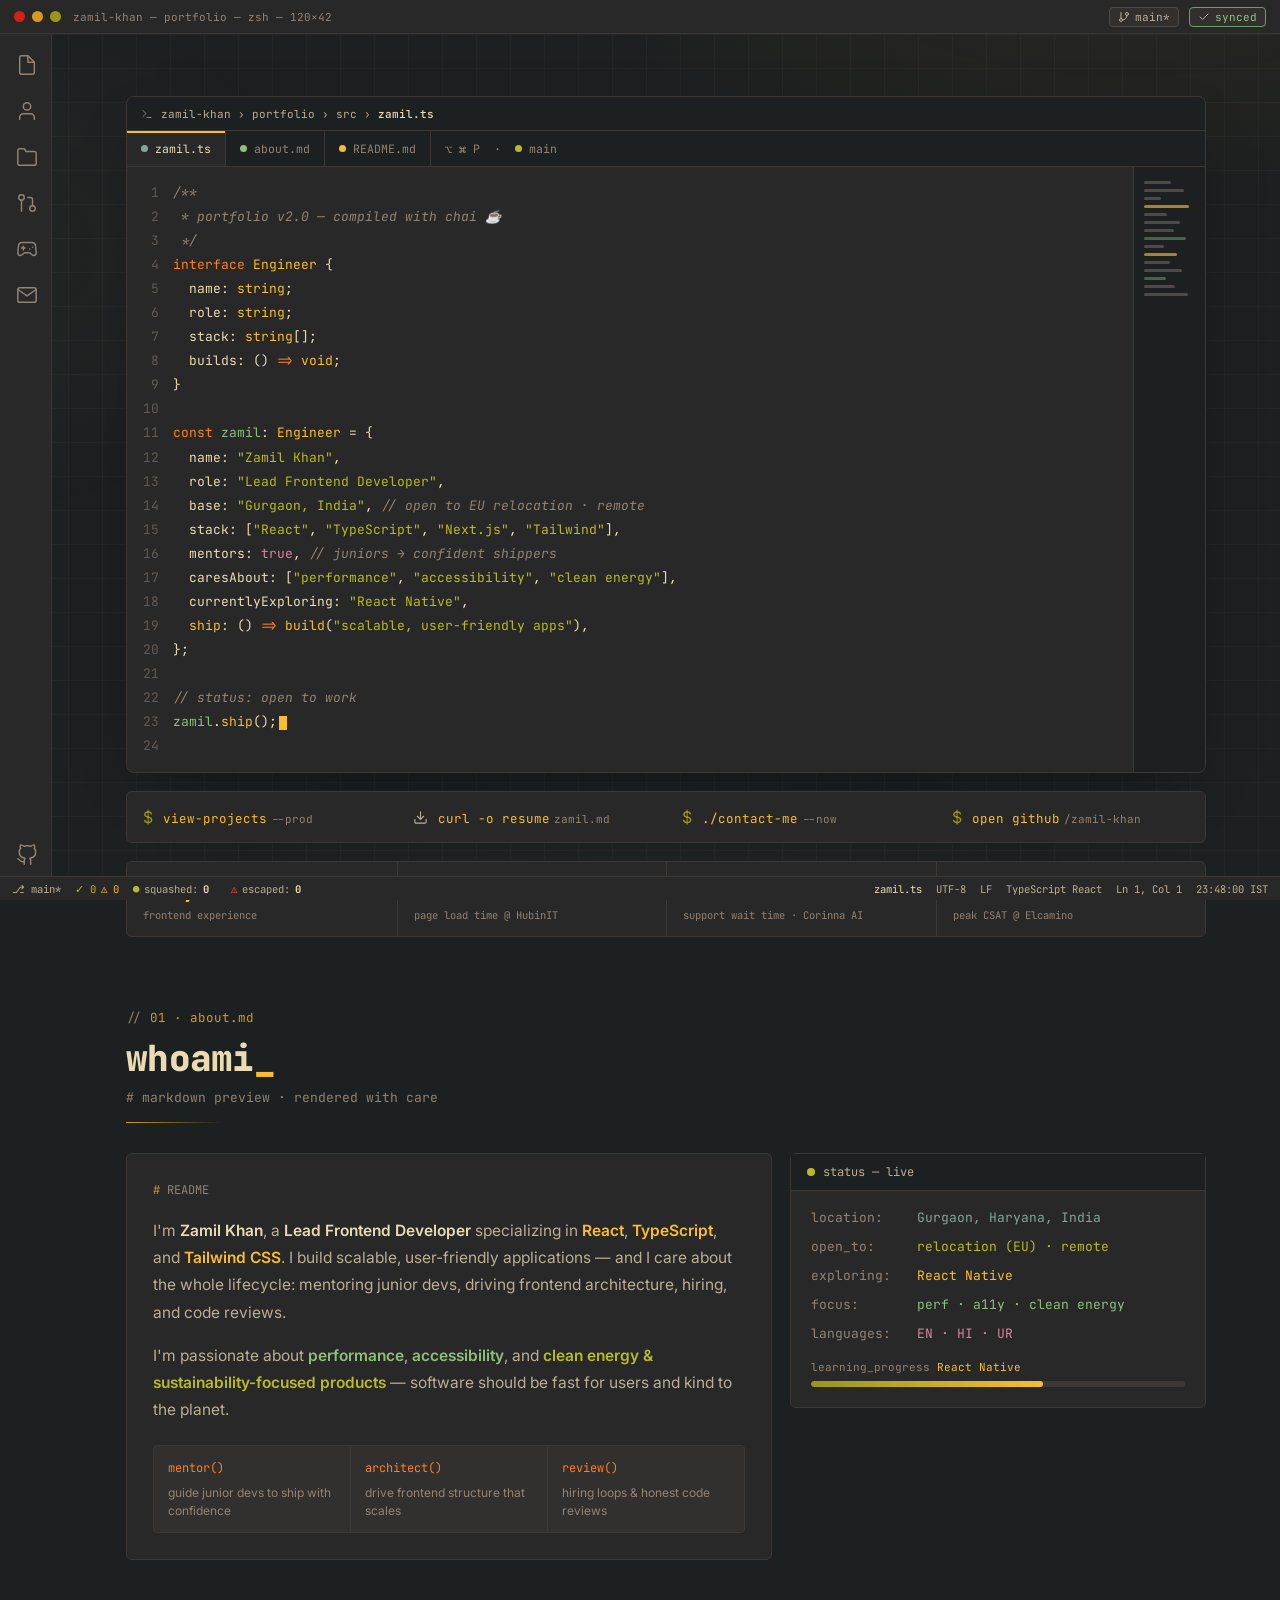
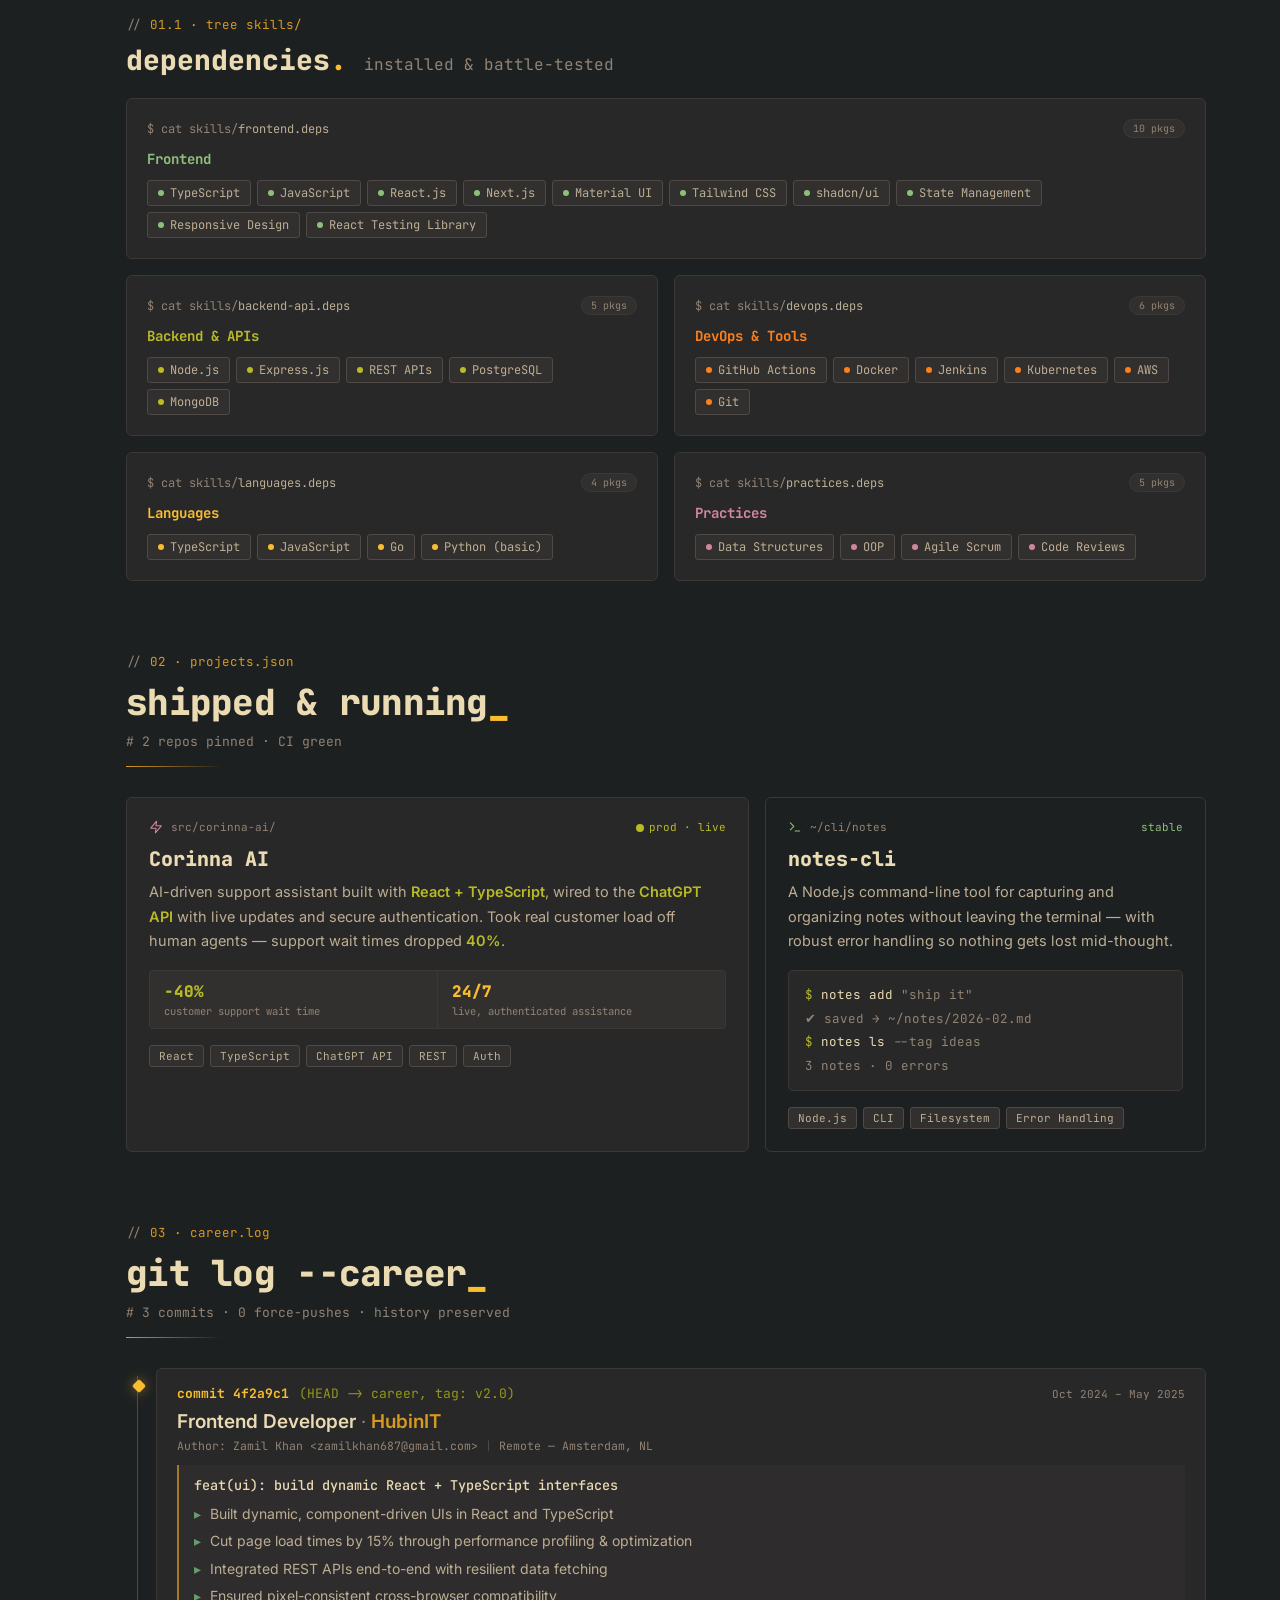
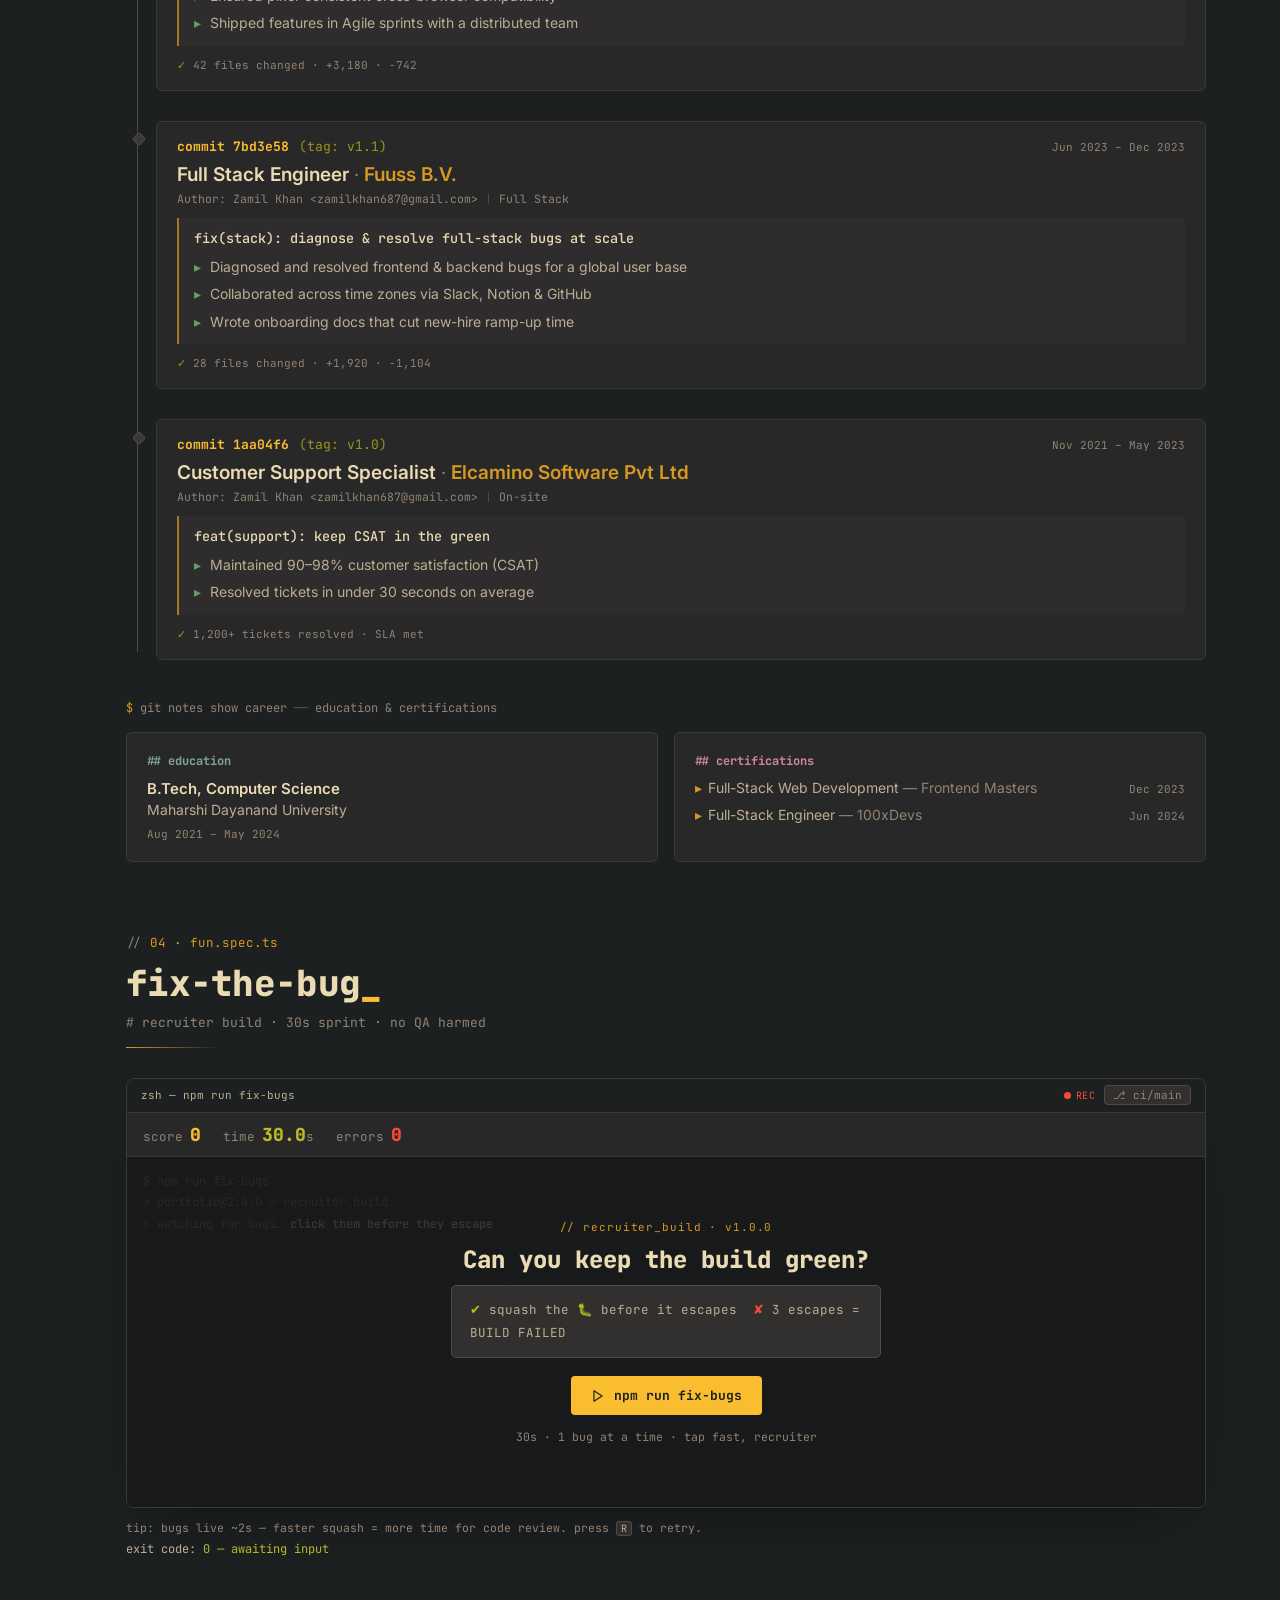
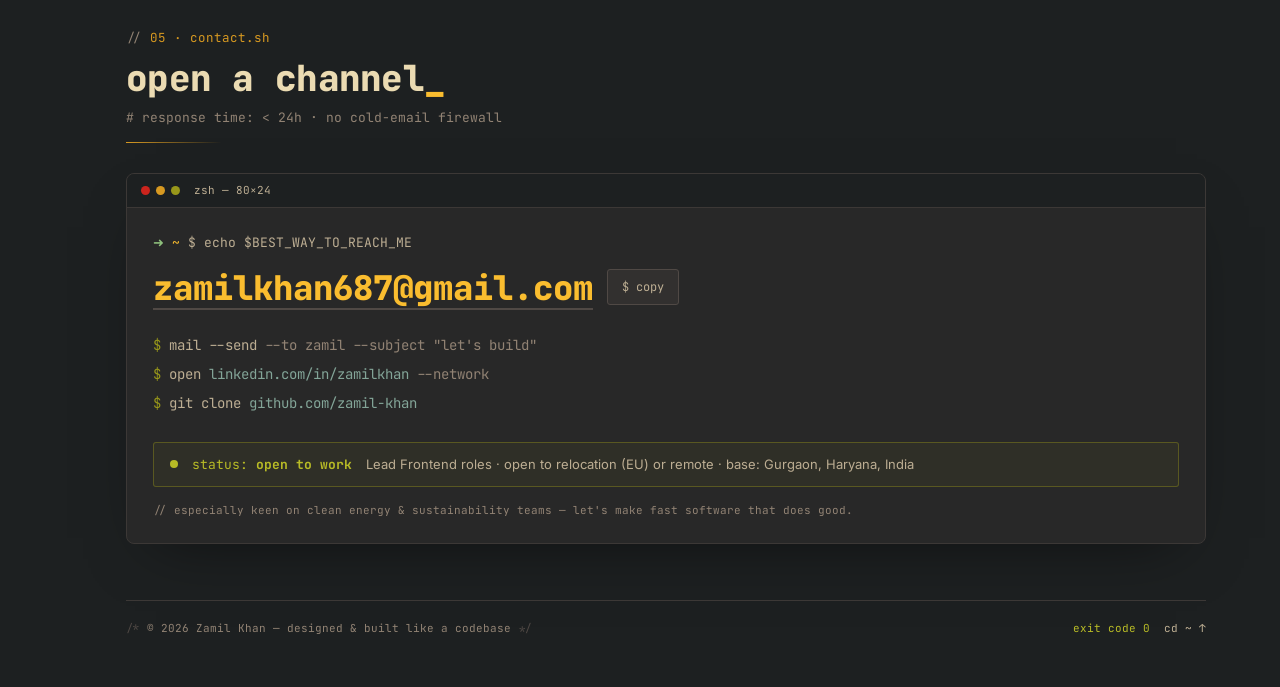
<file: docs/index.html>
<!doctype html>
<html lang="en">
<head>
<meta charset="UTF-8" />
<meta name="viewport" content="width=device-width, initial-scale=1.0" />
<title>Zamil Khan — Lead Frontend Developer</title>
<meta name="description" content="Zamil Khan — Lead Frontend Developer. React, TypeScript, Tailwind CSS. Gurgaon, India · open to EU relocation or remote." />
<link rel="icon" href="data:image/svg+xml,%3Csvg xmlns='http://www.w3.org/2000/svg' viewBox='0 0 100 100'%3E%3Ctext y='.9em' font-size='90'%3E%F0%9F%90%9B%3C/text%3E%3C/svg%3E" />
<link rel="preconnect" href="https://fonts.googleapis.com" />
<link rel="preconnect" href="https://fonts.gstatic.com" crossorigin />
<link href="https://fonts.googleapis.com/css2?family=JetBrains+Mono:ital,wght@0,400;0,500;0,700;0,800;1,400&family=Inter:wght@400;500;600;700&display=swap" rel="stylesheet" />
<style>
/* ───────────────────────── gruvbox theme ───────────────────────── */
:root{
  --bg0h:#1d2021; --bg0:#282828; --bg1:#32302f; --bg2:#3c3836; --bg3:#504945;
  --fg:#ebdbb2; --dim:#bdae93; --faint:#928374;
  --red:#fb4934; --red-dim:#cc241d; --green:#b8bb26; --green-dim:#98971a;
  --yellow:#fabd2f; --yellow-dim:#d79921; --blue:#83a598; --blue-dim:#458588;
  --purple:#d3869b; --aqua:#8ec07c; --aqua-dim:#689d6a; --orange:#fe8019; --orange-dim:#d65d0e;
  --mono:"JetBrains Mono",ui-monospace,SFMono-Regular,Menlo,Consolas,monospace;
  --sans:"Inter",ui-sans-serif,system-ui,-apple-system,sans-serif;
}
*{box-sizing:border-box;margin:0;padding:0}
html{scroll-behavior:smooth}
body{
  background:var(--bg0h);color:var(--fg);font-family:var(--sans);
  -webkit-font-smoothing:antialiased;overflow-x:hidden;
  padding:34px 0 24px 52px;
}
body::before{content:"";position:fixed;inset:0;z-index:-1;pointer-events:none;background:
  radial-gradient(1000px 520px at 88% -12%,rgba(215,153,33,.08),transparent 62%),
  radial-gradient(760px 460px at -8% 28%,rgba(104,157,106,.06),transparent 60%),
  radial-gradient(900px 600px at 50% 118%,rgba(69,133,136,.05),transparent 60%),
  linear-gradient(rgba(60,56,54,.22) 1px,transparent 1px),
  linear-gradient(90deg,rgba(60,56,54,.22) 1px,transparent 1px);
  background-size:auto,auto,auto,34px 34px,34px 34px}
::selection{background:var(--yellow);color:var(--bg0h)}
:focus-visible{outline:2px solid var(--yellow);outline-offset:2px;border-radius:2px}
*{scrollbar-width:thin;scrollbar-color:var(--bg3) var(--bg0h)}
*::-webkit-scrollbar{width:10px;height:10px}
*::-webkit-scrollbar-track{background:var(--bg0h)}
*::-webkit-scrollbar-thumb{background:var(--bg3);border:2px solid var(--bg0h);border-radius:8px}
*::-webkit-scrollbar-thumb:hover{background:var(--faint)}
a{color:inherit;text-decoration:none}
button{font:inherit;color:inherit;background:none;border:none;cursor:pointer}
img,svg{display:block}
.mono{font-family:var(--mono)}

/* ───────────────────────── IDE chrome ───────────────────────── */
.titlebar{position:fixed;top:0;left:0;right:0;height:34px;z-index:50;display:flex;align-items:center;gap:12px;
  background:var(--bg0);border-bottom:1px solid var(--bg2);padding:0 14px}
.traffic{display:flex;gap:7px}
.tl{width:11px;height:11px;border-radius:50%;transition:transform .15s}
.tl:hover{transform:scale(1.15)}
.tl.red{background:#cc241d}.tl.yellow{background:#d79921}.tl.green{background:#98971a}
.titlebar-text{font-family:var(--mono);font-size:11px;color:var(--faint);white-space:nowrap;overflow:hidden;text-overflow:ellipsis}
.titlebar-right{margin-left:auto;display:flex;align-items:center;gap:10px;font-family:var(--mono);font-size:11px;color:var(--dim);white-space:nowrap}
.branch{display:inline-flex;align-items:center;gap:5px;padding:2px 8px;border:1px solid var(--bg3);border-radius:4px;background:var(--bg1)}
.branch.synced{color:var(--aqua);border-color:var(--aqua-dim)}
.activitybar{position:fixed;left:0;top:34px;bottom:24px;width:52px;z-index:50;display:flex;flex-direction:column;align-items:center;
  gap:4px;padding-top:10px;background:var(--bg0);border-right:1px solid var(--bg2)}
.nav-btn{position:relative;width:42px;height:42px;display:grid;place-items:center;border-radius:6px;color:var(--faint);
  border-left:2px solid transparent;transition:color .15s,background .15s}
.nav-btn:hover{color:var(--fg);background:var(--bg1)}
.nav-btn.active{color:var(--yellow);border-left-color:var(--yellow)}
.nav-btn::after{content:attr(data-label);position:absolute;left:calc(100% + 10px);top:50%;transform:translateY(-50%) translateX(-4px);
  background:var(--bg2);color:var(--fg);font-family:var(--mono);font-size:11px;padding:4px 9px;border-radius:4px;border:1px solid var(--bg3);
  white-space:nowrap;opacity:0;pointer-events:none;transition:opacity .15s,transform .15s;z-index:60}
.nav-btn:hover::after,.nav-btn:focus-visible::after{opacity:1;transform:translateY(-50%) translateX(0)}
.ab-spacer{flex:1}
.mobilebar{display:none;position:fixed;top:34px;left:0;right:0;height:44px;z-index:50;background:var(--bg0);
  border-bottom:1px solid var(--bg2);align-items:center;gap:2px;padding:0 10px;overflow-x:auto}
.mobilebar .nav-btn{width:40px;height:36px;border-left:none;border-bottom:2px solid transparent;border-radius:4px}
.mobilebar .nav-btn.active{border-bottom-color:var(--yellow)}
.statusbar{position:fixed;left:0;right:0;bottom:0;height:24px;z-index:50;display:flex;align-items:center;gap:14px;
  padding:0 12px;background:var(--bg0);border-top:1px solid var(--bg2);font-family:var(--mono);font-size:10.5px;color:var(--dim);
  white-space:nowrap;overflow:hidden}
.sb-item{display:inline-flex;align-items:center;gap:5px}
.sb-ok{color:var(--green)} .sb-warn{color:var(--yellow)} .sb-esc{color:var(--red)}
.sb-spacer{flex:1}
#sb-file{color:var(--fg)}
main{max-width:1120px;margin:0 auto;padding:28px 20px 20px}
@media(max-width:768px){
  body{padding-left:0;padding-top:78px}
  .activitybar{display:none}
  .mobilebar{display:flex}
  main{padding:20px 14px}
}

/* ───────────────────────── window / section components ───────────────────────── */
.win{border:1px solid var(--bg2);border-radius:8px;background:var(--bg0);box-shadow:0 24px 60px -30px rgba(0,0,0,.55);overflow:hidden}
.win-bar{display:flex;align-items:center;gap:8px;height:34px;padding:0 14px;background:var(--bg0h);border-bottom:1px solid var(--bg2);
  font-family:var(--mono);font-size:11px;color:var(--faint)}
.win-bar .crumb{color:var(--dim)}
.win-bar .right{margin-left:auto;display:flex;align-items:center;gap:8px}
.kbd{border:1px solid var(--bg3);border-radius:3px;padding:0 4px;font-size:10px;color:var(--dim);background:var(--bg1)}
.rec{color:var(--red);display:inline-flex;align-items:center;gap:5px;font-size:10px;letter-spacing:.08em}
.rec .dot{width:7px;height:7px;border-radius:50%;background:var(--red);animation:lamp-pulse 1s ease-in-out infinite}
.win-tabs{display:flex;align-items:stretch;height:36px;background:var(--bg0h);border-bottom:1px solid var(--bg2);overflow-x:auto}
.tab{font-family:var(--mono);font-size:11.5px;color:var(--faint);padding:0 14px;display:inline-flex;align-items:center;gap:7px;
  border-right:1px solid var(--bg2);white-space:nowrap;transition:color .15s,background .15s}
.tab:hover{color:var(--fg);background:var(--bg1)}
.tab.active{background:var(--bg0);color:var(--fg);box-shadow:inset 0 2px 0 var(--yellow)}
.tab .t-dot{width:7px;height:7px;border-radius:50%}
section{padding-top:72px;scroll-margin-top:88px}
.sec-head{margin-bottom:30px}
.sec-head .file-line{font-family:var(--mono);font-size:12.5px;color:var(--yellow-dim)}
.sec-head .file-line .sl{color:var(--faint)}
.sec-head h2{margin-top:8px;font-family:var(--mono);font-size:clamp(26px,4.5vw,36px);font-weight:800;letter-spacing:-.02em}
.sec-head h2 .u{color:var(--yellow)}
.sec-head .hash{margin-top:7px;font-family:var(--mono);font-size:13px;color:var(--faint)}
.sec-head .rule{margin-top:16px;height:1px;width:96px;background:linear-gradient(90deg,var(--yellow-dim),transparent)}
.sub-head{margin:44px 0 20px}
.sub-head .file-line{font-family:var(--mono);font-size:12.5px;color:var(--yellow-dim)}
.sub-head h3{margin-top:8px;font-family:var(--mono);font-size:clamp(20px,3vw,28px);font-weight:800}
.sub-head h3 .dot{color:var(--yellow)}
.sub-head h3 .sub{color:var(--faint);font-size:16px;font-weight:400}
.card{border:1px solid var(--bg2);background:var(--bg0);border-radius:6px;transition:border-color .2s}
.card:hover{border-color:var(--bg3)}

/* ───────────────────────── hero editor ───────────────────────── */
.editor-grid{display:grid;grid-template-columns:1fr 72px}
.editor-code{display:flex;overflow-x:auto;padding:14px 0;font-family:var(--mono);font-size:13px;line-height:1.85}
.gutter{padding:0 14px 0 16px;text-align:right;color:var(--faint);opacity:.55;user-select:none;flex-shrink:0}
.gutter span,.code span.ln{display:block;min-height:1.85em}
.code{min-width:0;flex:1;padding-right:14px}
.code span.ln{white-space:pre}
.tk-k{color:var(--orange)}.tk-v{color:var(--aqua)}.tk-p{color:var(--blue)}.tk-s{color:var(--green)}
.tk-b{color:var(--purple)}.tk-c{color:var(--faint);font-style:italic}.tk-t{color:var(--yellow)}.tk-fn{color:var(--yellow)}
.in1{padding-left:2ch}.in2{padding-left:4ch}
.caret{display:inline-block;width:.62em;height:1.05em;margin-left:2px;background:var(--yellow);vertical-align:text-bottom;animation:blink 1.1s steps(1,end) infinite}
@keyframes blink{50%{opacity:0}}
.code-line{opacity:0;transform:translateX(-8px);animation:line-in .45s cubic-bezier(.2,.7,.3,1) forwards;animation-delay:calc(var(--d)*75ms)}
@keyframes line-in{to{opacity:1;transform:none}}
.minimap{border-left:1px solid var(--bg2);background:var(--bg0h);padding:14px 10px;display:flex;flex-direction:column;gap:5px}
.mm{height:3px;border-radius:2px;background:var(--bg3)}
.mm.hot{background:var(--yellow-dim);opacity:.8}.mm.cool{background:var(--aqua-dim);opacity:.55}
@media(max-width:640px){.editor-grid{grid-template-columns:1fr}.minimap{display:none}}

.cta-grid{display:grid;grid-template-columns:repeat(4,1fr);border:1px solid var(--bg2);border-radius:6px;background:var(--bg0);
  margin-top:18px;overflow:hidden}
.cta{display:flex;align-items:center;gap:10px;padding:15px 16px;color:var(--dim);transition:background .15s,color .15s;text-align:left}
.cta:hover{background:var(--bg1)}
.cta .pr{color:var(--green-dim)}
.cta .cmd{font-family:var(--mono);font-size:12.5px;color:var(--yellow)}
.cta:hover .cmd{color:var(--fg)}
.cta .flag{font-family:var(--mono);font-size:11px;color:var(--faint)}
.cta .go{margin-left:auto;opacity:0;transform:translateX(-4px);transition:.15s;color:var(--yellow)}
.cta:hover .go{opacity:1;transform:none}
@media(max-width:768px){.cta-grid{grid-template-columns:1fr 1fr}.cta:nth-child(odd){border-right:1px solid var(--bg2)}.cta:nth-child(n+3){border-top:1px solid var(--bg2)}}
@media(max-width:460px){.cta-grid{grid-template-columns:1fr}.cta{border-right:none!important}.cta:nth-child(n+2){border-top:1px solid var(--bg2)}}
.metrics{display:grid;grid-template-columns:repeat(4,1fr);border:1px solid var(--bg2);border-radius:6px;background:var(--bg0);margin-top:18px;overflow:hidden}
.metric{padding:14px 16px;transition:background .15s}
.metric:hover{background:var(--bg1)}
.metric+.metric{border-left:1px solid var(--bg2)}
.metric .v{font-family:var(--mono);font-size:22px;font-weight:800}
.metric .l{font-family:var(--mono);font-size:10.5px;color:var(--faint);margin-top:3px}
@media(max-width:768px){.metrics{grid-template-columns:1fr 1fr}.metric:nth-child(even){border-left:1px solid var(--bg2)}.metric:nth-child(n+3){border-top:1px solid var(--bg2)}}

/* ───────────────────────── about / skills ───────────────────────── */
.about-grid{display:grid;grid-template-columns:1.55fr 1fr;gap:18px;align-items:start}
@media(max-width:980px){.about-grid{grid-template-columns:1fr}}
.prose{padding:26px}
.prose p{font-size:15.5px;line-height:1.75;color:var(--dim)}
.prose p+p{margin-top:16px}
.prose strong{color:var(--fg);font-weight:600}
.prose mark{background:transparent;font-weight:600}
.fn-grid{display:grid;grid-template-columns:repeat(3,1fr);gap:1px;background:var(--bg2);border:1px solid var(--bg2);border-radius:4px;overflow:hidden;margin-top:22px}
.fn-grid>div{background:var(--bg1);padding:12px 14px;transition:background .15s}
.fn-grid>div:hover{background:var(--bg2)}
.fn-grid .fn{font-family:var(--mono);font-size:12px;color:var(--orange)}
.fn-grid .fd{margin-top:5px;font-size:12px;line-height:1.5;color:var(--faint)}
@media(max-width:560px){.fn-grid{grid-template-columns:1fr}}
.status-win .hd{display:flex;align-items:center;gap:8px;padding:10px 16px;border-bottom:1px solid var(--bg2);background:var(--bg0h);font-family:var(--mono);font-size:12px;color:var(--dim)}
.lamp{width:8px;height:8px;border-radius:50%;background:var(--green);animation:lamp-pulse 1.6s ease-in-out infinite}
@keyframes lamp-pulse{50%{opacity:.35}}
.status-dl{padding:18px 20px;display:grid;gap:12px;font-family:var(--mono);font-size:13px}
.status-dl .row{display:flex;gap:10px;align-items:baseline}
.status-dl dt{color:var(--faint);width:96px;flex-shrink:0}
.status-dl dd{word-break:break-word}
.c-blue{color:var(--blue)}.c-green{color:var(--green)}.c-yellow{color:var(--yellow)}.c-aqua{color:var(--aqua)}.c-purple{color:var(--purple)}.c-orange{color:var(--orange)}.c-red{color:var(--red)}
.progress-wrap{padding:0 20px 20px}
.progress-label{font-family:var(--mono);font-size:11px;color:var(--faint);margin-bottom:7px}
.progress{height:6px;border-radius:99px;background:var(--bg2);overflow:hidden}
.progress>div{height:100%;width:62%;border-radius:99px;background:linear-gradient(90deg,var(--green-dim),var(--yellow))}
.skills-grid{display:grid;grid-template-columns:1fr 1fr;gap:16px}
.skills-grid .wide{grid-column:span 2}
@media(max-width:860px){.skills-grid{grid-template-columns:1fr}.skills-grid .wide{grid-column:span 1}}
.skill-panel{padding:20px}
.skill-panel .top{display:flex;align-items:center;justify-content:space-between;gap:8px;margin-bottom:12px}
.skill-panel .cat{font-family:var(--mono);font-size:12px;color:var(--faint)}
.skill-panel .cat .file{color:var(--dim)}
.skill-panel .count{font-family:var(--mono);font-size:10px;color:var(--faint);border:1px solid var(--bg2);background:var(--bg1);border-radius:99px;padding:2px 9px}
.skill-panel h4{font-family:var(--mono);font-size:14px;font-weight:700;margin-bottom:12px}
.tags{display:flex;flex-wrap:wrap;gap:6px;list-style:none}
.tag{display:inline-flex;align-items:center;gap:6px;border:1px solid var(--bg3);background:var(--bg1);border-radius:3px;
  padding:4px 10px;font-family:var(--mono);font-size:12px;color:var(--dim);transition:transform .15s,color .15s,border-color .15s;cursor:default}
.tag:hover{transform:translateY(-2px)}
.tag i{width:6px;height:6px;border-radius:50%;display:inline-block}
.a-aqua .tag:hover{border-color:var(--aqua-dim);color:var(--aqua)} .a-aqua i{background:var(--aqua)} .a-aqua h4{color:var(--aqua)}
.a-green .tag:hover{border-color:var(--green-dim);color:var(--green)} .a-green i{background:var(--green)} .a-green h4{color:var(--green)}
.a-orange .tag:hover{border-color:var(--orange-dim);color:var(--orange)} .a-orange i{background:var(--orange)} .a-orange h4{color:var(--orange)}
.a-yellow .tag:hover{border-color:var(--yellow-dim);color:var(--yellow)} .a-yellow i{background:var(--yellow)} .a-yellow h4{color:var(--yellow)}
.a-purple .tag:hover{border-color:rgba(211,134,155,.6);color:var(--purple)} .a-purple i{background:var(--purple)} .a-purple h4{color:var(--purple)}

/* ───────────────────────── projects ───────────────────────── */
.proj-grid{display:grid;grid-template-columns:repeat(12,1fr);gap:16px}
.proj{padding:22px;display:flex;flex-direction:column}
.proj.corinna{grid-column:span 7}
.proj.notes{grid-column:span 5;background:var(--bg0h)}
@media(max-width:900px){.proj.corinna,.proj.notes{grid-column:span 12}}
.proj .p-top{display:flex;align-items:center;gap:8px;font-family:var(--mono);font-size:11px;color:var(--faint)}
.proj .p-top .right{margin-left:auto}
.proj h3{font-family:var(--mono);font-size:20px;font-weight:800;margin:12px 0 8px}
.proj .p-desc{font-size:14.5px;line-height:1.7;color:var(--dim)}
.proj .p-desc mark{background:transparent;font-weight:600;color:var(--green)}
.impact{display:grid;grid-template-columns:1fr 1fr;gap:1px;background:var(--bg2);border:1px solid var(--bg2);border-radius:4px;overflow:hidden;margin-top:16px}
.impact>div{background:var(--bg1);padding:10px 14px;transition:background .15s}
.impact>div:hover{background:var(--bg2)}
.impact .iv{font-family:var(--mono);font-size:16px;font-weight:800;color:var(--green)}
.impact .il{font-family:var(--mono);font-size:10.5px;color:var(--faint);margin-top:2px}
.p-stack{display:flex;flex-wrap:wrap;gap:6px;list-style:none;margin-top:16px}
.p-stack li{font-family:var(--mono);font-size:11px;color:var(--dim);border:1px solid var(--bg3);background:var(--bg1);border-radius:3px;padding:3px 9px;transition:color .15s,border-color .15s}
.p-stack li:hover{color:var(--yellow);border-color:var(--yellow-dim)}
.term-block{margin-top:16px;border:1px solid var(--bg2);border-radius:5px;background:var(--bg0);font-family:var(--mono);font-size:12.5px;line-height:1.9;padding:12px 16px;overflow-x:auto}
.term-block .dim{color:var(--faint)}

/* ───────────────────────── git log ───────────────────────── */
.gitlog{position:relative;padding-left:30px}
.gitlog::before{content:"";position:absolute;left:11px;top:8px;bottom:8px;width:1px;background:var(--bg3)}
.commit{position:relative;margin-bottom:30px}
.commit .node{position:absolute;left:-30px;top:6px;width:23px;height:23px;display:grid;place-items:center}
.commit .node i{display:block;width:10px;height:10px;transform:rotate(45deg);border-radius:2px;background:var(--bg2);border:1px solid var(--bg3)}
.commit.head .node i{background:var(--yellow);border-color:var(--yellow);box-shadow:0 0 12px rgba(250,189,47,.55)}
.commit-hd{display:flex;flex-wrap:wrap;align-items:baseline;gap:10px;padding:16px 20px 0;font-family:var(--mono);font-size:13px}
.commit-hd .hash{color:var(--yellow);font-weight:700}
.commit-hd .refs{color:var(--green-dim)}
.commit-hd .when{margin-left:auto;color:var(--faint);font-size:11px}
.commit-bd{padding:8px 20px 18px}
.commit-bd h3{font-size:19px;font-weight:600}
.commit-bd h3 .co{color:var(--yellow-dim)}
.commit-bd h3 .sep{color:var(--faint);font-weight:400}
.commit-bd .author{margin-top:5px;font-family:var(--mono);font-size:11.5px;color:var(--faint)}
.commit-msg{margin-top:12px;border-left:2px solid rgba(215,153,33,.7);background:rgba(50,48,47,.6);border-radius:0 3px 3px 0;padding:11px 14px 11px 15px}
.commit-msg .title{font-family:var(--mono);font-size:13.5px;font-weight:500}
.commit-msg ul{list-style:none;margin-top:9px;display:grid;gap:5px}
.commit-msg li{display:flex;gap:9px;font-size:14px;line-height:1.6;color:var(--dim)}
.commit-msg li::before{content:"▸";color:var(--aqua-dim);flex-shrink:0}
.commit .files{margin-top:12px;font-family:var(--mono);font-size:11px;color:var(--faint)}
.commit .files .ok{color:var(--green-dim)}
.notes-grid{display:grid;grid-template-columns:1fr 1fr;gap:16px}
@media(max-width:760px){.notes-grid{grid-template-columns:1fr}}
.note{padding:20px}
.note h4{font-family:var(--mono);font-size:12px;margin-bottom:10px}
.note .deg{font-size:15px;font-weight:600}
.note .sch{margin-top:3px;font-size:14px;color:var(--dim)}
.note .per{margin-top:9px;font-family:var(--mono);font-size:11px;color:var(--faint)}
.note ul{list-style:none;display:grid;gap:10px}
.note li{display:flex;align-items:baseline;justify-content:space-between;gap:12px;font-size:14px;color:var(--dim)}
.note li .nm{color:var(--yellow-dim);margin-right:6px}
.note li .is{color:var(--faint)}
.note li .dt{font-family:var(--mono);font-size:11px;color:var(--faint);white-space:nowrap}
.gitnotes-label{font-family:var(--mono);font-size:12px;color:var(--faint);margin:40px 0 16px}
.gitnotes-label .pr{color:var(--yellow-dim)} .gitnotes-label .dash{color:var(--bg3)}

/* ───────────────────────── bug game ───────────────────────── */
.hud{display:flex;flex-wrap:wrap;gap:8px 22px;align-items:baseline;padding:10px 16px;background:var(--bg0);border-bottom:1px solid var(--bg2);font-family:var(--mono);font-size:12.5px;color:var(--faint)}
.hud .val{font-weight:800;font-size:18px;margin-left:7px}
.hud .val.score{color:var(--yellow)} .hud .val.time{color:var(--green)} .hud .val.time.low{color:var(--red)} .hud .val.errs{color:var(--red)}
.terminal-body{position:relative;height:350px;background:#1b1d1e;overflow:hidden}
.terminal-body::after{content:"";position:absolute;inset:0;pointer-events:none;background:repeating-linear-gradient(0deg,rgba(235,219,178,.025) 0 1px,transparent 1px 3px)}
#log{position:absolute;inset:0;overflow-y:auto;padding:14px 16px 46px;list-style:none;font-family:var(--mono);font-size:12px;line-height:1.8}
#log li{animation:line-in .3s ease-out}
#log .l-ok{color:var(--green)} #log .l-dim{color:var(--faint)} #log .l-err{color:var(--red)} #log .l-warn{color:var(--yellow)}
#log .bld{font-weight:700;color:var(--fg)}
#arena{position:absolute;inset:0;cursor:crosshair}
.bug-btn{position:absolute;transform:translate(-50%,-50%);line-height:1;touch-action:manipulation;user-select:none;-webkit-user-select:none;cursor:crosshair;padding:6px}
.bug-glyph{display:inline-block;font-size:30px;filter:drop-shadow(0 2px 6px rgba(0,0,0,.5));animation:bug-pop .28s cubic-bezier(.34,1.56,.64,1) both}
.bug-btn:hover .bug-glyph{animation:bug-wiggle .3s ease-in-out infinite}
.bug-squashed{animation:bug-squash .3s ease-out forwards!important}
@keyframes bug-pop{0%{transform:scale(.15) rotate(-30deg);opacity:0}70%{transform:scale(1.18) rotate(6deg)}100%{transform:scale(1) rotate(0);opacity:1}}
@keyframes bug-wiggle{0%,100%{transform:rotate(-8deg) scale(1.05)}50%{transform:rotate(9deg) scale(1.05)}}
@keyframes bug-squash{to{transform:scale(.05) rotate(80deg);opacity:0}}
.float-plus{position:absolute;transform:translate(-50%,-90%);font-family:var(--mono);font-weight:700;color:var(--green);animation:float-up .55s ease-out forwards;pointer-events:none;z-index:5}
@keyframes float-up{0%{transform:translate(-50%,-90%);opacity:1}100%{transform:translate(-50%,-220%);opacity:0}}
.miss-flash{animation:miss-flash .5s ease-out}
@keyframes miss-flash{30%{box-shadow:inset 0 0 0 2px rgba(251,73,52,.75)}}
.overlay{position:absolute;inset:0;z-index:10;display:grid;place-items:center;text-align:center;padding:20px;background:rgba(23,25,26,.86)}
.overlay .panel{max-width:430px;width:100%}
.overlay .kicker{font-family:var(--mono);font-size:11px;color:var(--yellow-dim);letter-spacing:.08em}
.overlay h3{font-family:var(--mono);font-size:clamp(19px,3vw,24px);font-weight:800;margin:10px 0}
.overlay .rule{display:inline-block;font-family:var(--mono);font-size:12.5px;line-height:1.9;color:var(--dim);text-align:left;border:1px solid var(--bg3);background:var(--bg1);border-radius:5px;padding:12px 18px}
.overlay .rule .ok{color:var(--green)} .overlay .rule .bad{color:var(--red)}
.overlay .start-note{margin-top:14px;font-family:var(--mono);font-size:11.5px;color:var(--faint)}
.overlay .end-msg{font-family:var(--mono);font-size:15px;font-weight:700}
.overlay .end-stats{margin-top:10px;font-family:var(--mono);font-size:12.5px;color:var(--dim)}
.btn{display:inline-flex;align-items:center;gap:9px;font-family:var(--mono);font-size:13px;font-weight:700;border-radius:4px;padding:11px 20px;transition:transform .15s,background .15s,border-color .15s}
.btn:hover{transform:translateY(-1px)}
.btn:active{transform:translateY(0)}
.btn-yellow{background:var(--yellow);color:var(--bg0h)}
.btn-yellow:hover{background:#fbc95a}
.btn-ghost{border:1px solid var(--bg3);color:var(--dim);background:var(--bg1)}
.btn-ghost:hover{border-color:var(--yellow-dim);color:var(--yellow)}
.game-hint{margin-top:12px;font-family:var(--mono);font-size:11.5px;color:var(--faint)}
.game-status{margin-top:6px;font-family:var(--mono);font-size:12px;color:var(--dim)}
.game-status .ok{color:var(--green)}

/* ───────────────────────── contact / footer ───────────────────────── */
.contact-body{padding:26px}
@media(max-width:640px){.contact-body{padding:20px 16px}}
.echo-line{font-family:var(--mono);font-size:13px;color:var(--faint)}
.email-row{margin-top:14px;display:flex;flex-wrap:wrap;align-items:center;gap:14px}
.email-big{font-family:var(--mono);font-size:clamp(19px,3.4vw,34px);font-weight:800;color:var(--yellow);
  text-decoration:underline;text-decoration-color:var(--bg3);text-decoration-thickness:2px;text-underline-offset:8px;
  transition:text-decoration-color .2s;word-break:break-all}
.email-big:hover{text-decoration-color:var(--yellow)}
.copy-btn{font-family:var(--mono);font-size:12px;padding:9px 14px;border-radius:3px;border:1px solid var(--bg3);background:var(--bg1);color:var(--dim);transition:.15s}
.copy-btn:hover{border-color:var(--yellow-dim);color:var(--yellow)}
.copy-btn.done{border-color:var(--green-dim);color:var(--green);background:rgba(184,187,38,.1)}
.channels{margin-top:26px;list-style:none;display:grid;gap:11px;font-family:var(--mono);font-size:14px}
.channels a{display:flex;flex-wrap:wrap;align-items:baseline;gap:8px;color:var(--dim);transition:color .15s}
.channels a:hover{color:var(--fg)}
.channels .pr{color:var(--green-dim);transition:color .15s}
.channels a:hover .pr{color:var(--green)}
.channels .tgt{color:var(--blue)}
.channels .fl{color:var(--faint)}
.channels .arr{opacity:0;color:var(--yellow);transition:opacity .15s}
.channels a:hover .arr{opacity:1}
.avail{margin-top:30px;display:flex;flex-wrap:wrap;align-items:center;gap:8px 14px;border:1px solid rgba(152,151,26,.4);
  background:rgba(184,187,38,.05);border-radius:3px;padding:13px 16px}
.avail .st{font-family:var(--mono);font-size:13px;color:var(--green)}
.avail .st b{font-weight:700}
.avail .dt{font-size:13px;color:var(--dim)}
.keen{margin-top:16px;font-family:var(--mono);font-size:11px;color:var(--faint)}
.foot{margin-top:56px;border-top:1px solid var(--bg2);padding:20px 0 8px;display:flex;flex-wrap:wrap;align-items:center;justify-content:space-between;gap:12px;font-family:var(--mono);font-size:11px;color:var(--faint)}
.foot .sl{color:var(--bg3)}
.foot .right{display:flex;align-items:center;gap:14px}
.foot .exit{color:var(--green)}
.foot button{color:var(--dim);font-family:var(--mono);font-size:11px;transition:color .15s}
.foot button:hover{color:var(--yellow)}

/* ───────────────────────── reveal / motion prefs ───────────────────────── */
.reveal{opacity:0;transform:translateY(20px);transition:opacity .6s ease,transform .65s cubic-bezier(.2,.7,.3,1);transition-delay:var(--rd,0ms)}
.reveal.is-in{opacity:1;transform:none}
@media(prefers-reduced-motion:reduce){
  html{scroll-behavior:auto}
  .reveal,.code-line{opacity:1;transform:none;animation:none;transition:none}
  .caret,.lamp,.rec .dot,.bug-glyph,.bug-btn:hover .bug-glyph,.bug-squashed,.float-plus,.miss-flash,#log li{animation:none!important}
  .bug-squashed{opacity:0}
  .btn:hover,.tag:hover,.cta:hover .go,.metric,.cta{transition:none}
}
</style>
</head>
<body>

<!-- ═══════════ title bar ═══════════ -->
<header class="titlebar">
  <div class="traffic" aria-hidden="true"><span class="tl red"></span><span class="tl yellow"></span><span class="tl green"></span></div>
  <p class="titlebar-text">zamil-khan — portfolio — zsh — 120×42</p>
  <div class="titlebar-right">
    <span class="branch"><svg width="12" height="12" viewBox="0 0 24 24" fill="none" stroke="currentColor" stroke-width="2" stroke-linecap="round" stroke-linejoin="round"><line x1="6" y1="3" x2="6" y2="15"/><circle cx="18" cy="6" r="3"/><circle cx="6" cy="18" r="3"/><path d="M18 9a9 9 0 0 1-9 9"/></svg> main*</span>
    <span class="branch synced"><svg width="12" height="12" viewBox="0 0 24 24" fill="none" stroke="currentColor" stroke-width="2" stroke-linecap="round" stroke-linejoin="round"><polyline points="20 6 9 17 4 12"/></svg> synced</span>
  </div>
</header>

<!-- ═══════════ activity bar (desktop nav) ═══════════ -->
<nav class="activitybar" aria-label="Section navigation">
  <a class="nav-btn" href="#top" data-label="explorer · top" data-sec="top" aria-label="Top"><svg width="22" height="22" viewBox="0 0 24 24" fill="none" stroke="currentColor" stroke-width="1.6" stroke-linecap="round" stroke-linejoin="round"><path d="M13 2H6a2 2 0 0 0-2 2v16a2 2 0 0 0 2 2h12a2 2 0 0 0 2-2V9z"/><polyline points="13 2 13 9 20 9"/></svg></a>
  <a class="nav-btn" href="#about" data-label="about.md" data-sec="about" aria-label="About and skills"><svg width="22" height="22" viewBox="0 0 24 24" fill="none" stroke="currentColor" stroke-width="1.6" stroke-linecap="round" stroke-linejoin="round"><path d="M20 21v-2a4 4 0 0 0-4-4H8a4 4 0 0 0-4 4v2"/><circle cx="12" cy="7" r="4"/></svg></a>
  <a class="nav-btn" href="#projects" data-label="projects.json" data-sec="projects" aria-label="Projects"><svg width="22" height="22" viewBox="0 0 24 24" fill="none" stroke="currentColor" stroke-width="1.6" stroke-linecap="round" stroke-linejoin="round"><path d="M22 19a2 2 0 0 1-2 2H4a2 2 0 0 1-2-2V5a2 2 0 0 1 2-2h5l2 3h9a2 2 0 0 1 2 2z"/></svg></a>
  <a class="nav-btn" href="#experience" data-label="career.log" data-sec="experience" aria-label="Experience"><svg width="22" height="22" viewBox="0 0 24 24" fill="none" stroke="currentColor" stroke-width="1.6" stroke-linecap="round" stroke-linejoin="round"><circle cx="18" cy="18" r="3"/><circle cx="6" cy="6" r="3"/><path d="M13 6h3a2 2 0 0 1 2 2v7"/><line x1="6" y1="9" x2="6" y2="21"/></svg></a>
  <a class="nav-btn" href="#game" data-label="fun.spec.ts" data-sec="game" aria-label="Fix the Bug game"><svg width="22" height="22" viewBox="0 0 24 24" fill="none" stroke="currentColor" stroke-width="1.6" stroke-linecap="round" stroke-linejoin="round"><line x1="6" y1="11" x2="10" y2="11"/><line x1="8" y1="9" x2="8" y2="13"/><line x1="15" y1="12" x2="15.01" y2="12"/><line x1="18" y1="10" x2="18.01" y2="10"/><path d="M17.32 5H6.68a4 4 0 0 0-3.978 3.59c-.006.052-.01.101-.017.152C2.604 9.416 2 14.456 2 16a3 3 0 0 0 3 3c1 0 1.5-.5 2-1l1.414-1.414A2 2 0 0 1 9.828 16h4.344a2 2 0 0 1 1.414.586L17 18c.5.5 1 1 2 1a3 3 0 0 0 3-3c0-1.545-.604-6.584-.685-7.258-.007-.05-.011-.1-.017-.151A4 4 0 0 0 17.32 5z"/></svg></a>
  <a class="nav-btn" href="#contact" data-label="contact.sh" data-sec="contact" aria-label="Contact"><svg width="22" height="22" viewBox="0 0 24 24" fill="none" stroke="currentColor" stroke-width="1.6" stroke-linecap="round" stroke-linejoin="round"><path d="M4 4h16c1.1 0 2 .9 2 2v12c0 1.1-.9 2-2 2H4c-1.1 0-2-.9-2-2V6c0-1.1.9-2 2-2z"/><polyline points="22,6 12,13 2,6"/></svg></a>
  <span class="ab-spacer"></span>
  <a class="nav-btn" href="https://github.com/zamil-khan" target="_blank" rel="noopener noreferrer" data-label="github.com/zamil-khan" aria-label="GitHub profile"><svg width="22" height="22" viewBox="0 0 24 24" fill="none" stroke="currentColor" stroke-width="1.6" stroke-linecap="round" stroke-linejoin="round"><path d="M9 19c-5 1.5-5-2.5-7-3m14 6v-3.87a3.37 3.37 0 0 0-.94-2.61c3.14-.35 6.44-1.54 6.44-7A5.44 5.44 0 0 0 20 4.77 5.07 5.07 0 0 0 19.91 1S18.73.65 16 2.48a13.38 13.38 0 0 0-7 0C6.27.65 5.09 1 5.09 1A5.07 5.07 0 0 0 5 4.77a5.44 5.44 0 0 0-1.5 3.78c0 5.42 3.3 6.61 6.44 7A3.37 3.37 0 0 0 9 18.13V22"/></svg></a>
</nav>

<!-- ═══════════ mobile nav ═══════════ -->
<nav class="mobilebar" aria-label="Section navigation">
  <a class="nav-btn" href="#top" data-sec="top" aria-label="Top"><svg width="19" height="19" viewBox="0 0 24 24" fill="none" stroke="currentColor" stroke-width="1.6" stroke-linecap="round" stroke-linejoin="round"><path d="M13 2H6a2 2 0 0 0-2 2v16a2 2 0 0 0 2 2h12a2 2 0 0 0 2-2V9z"/><polyline points="13 2 13 9 20 9"/></svg></a>
  <a class="nav-btn" href="#about" data-sec="about" aria-label="About and skills"><svg width="19" height="19" viewBox="0 0 24 24" fill="none" stroke="currentColor" stroke-width="1.6" stroke-linecap="round" stroke-linejoin="round"><path d="M20 21v-2a4 4 0 0 0-4-4H8a4 4 0 0 0-4 4v2"/><circle cx="12" cy="7" r="4"/></svg></a>
  <a class="nav-btn" href="#projects" data-sec="projects" aria-label="Projects"><svg width="19" height="19" viewBox="0 0 24 24" fill="none" stroke="currentColor" stroke-width="1.6" stroke-linecap="round" stroke-linejoin="round"><path d="M22 19a2 2 0 0 1-2 2H4a2 2 0 0 1-2-2V5a2 2 0 0 1 2-2h5l2 3h9a2 2 0 0 1 2 2z"/></svg></a>
  <a class="nav-btn" href="#experience" data-sec="experience" aria-label="Experience"><svg width="19" height="19" viewBox="0 0 24 24" fill="none" stroke="currentColor" stroke-width="1.6" stroke-linecap="round" stroke-linejoin="round"><circle cx="18" cy="18" r="3"/><circle cx="6" cy="6" r="3"/><path d="M13 6h3a2 2 0 0 1 2 2v7"/><line x1="6" y1="9" x2="6" y2="21"/></svg></a>
  <a class="nav-btn" href="#game" data-sec="game" aria-label="Fix the Bug game"><svg width="19" height="19" viewBox="0 0 24 24" fill="none" stroke="currentColor" stroke-width="1.6" stroke-linecap="round" stroke-linejoin="round"><line x1="6" y1="11" x2="10" y2="11"/><line x1="8" y1="9" x2="8" y2="13"/><line x1="15" y1="12" x2="15.01" y2="12"/><line x1="18" y1="10" x2="18.01" y2="10"/><path d="M17.32 5H6.68a4 4 0 0 0-3.978 3.59c-.006.052-.01.101-.017.152C2.604 9.416 2 14.456 2 16a3 3 0 0 0 3 3c1 0 1.5-.5 2-1l1.414-1.414A2 2 0 0 1 9.828 16h4.344a2 2 0 0 1 1.414.586L17 18c.5.5 1 1 2 1a3 3 0 0 0 3-3c0-1.545-.604-6.584-.685-7.258-.007-.05-.011-.1-.017-.151A4 4 0 0 0 17.32 5z"/></svg></a>
  <a class="nav-btn" href="#contact" data-sec="contact" aria-label="Contact"><svg width="19" height="19" viewBox="0 0 24 24" fill="none" stroke="currentColor" stroke-width="1.6" stroke-linecap="round" stroke-linejoin="round"><path d="M4 4h16c1.1 0 2 .9 2 2v12c0 1.1-.9 2-2 2H4c-1.1 0-2-.9-2-2V6c0-1.1.9-2 2-2z"/><polyline points="22,6 12,13 2,6"/></svg></a>
</nav>

<main id="top">

  <!-- ═══════════ hero · zamil.ts ═══════════ -->
  <section id="hero" style="padding-top:34px" aria-label="Introduction">
    <div class="win reveal">
      <div class="win-bar">
        <svg width="12" height="12" viewBox="0 0 24 24" fill="none" stroke="currentColor" stroke-width="2" stroke-linecap="round" stroke-linejoin="round"><polyline points="4 17 10 11 4 5"/><line x1="12" y1="19" x2="20" y2="19"/></svg>
        <span class="crumb">zamil-khan › portfolio › src › <strong style="color:var(--fg);font-weight:500">zamil.ts</strong></span>
      </div>
      <div class="win-tabs" role="tablist">
        <a class="tab active" href="#top" role="tab" aria-selected="true"><span class="t-dot" style="background:var(--blue)"></span>zamil.ts</a>
        <a class="tab" href="#about" role="tab"><span class="t-dot" style="background:var(--aqua)"></span>about.md</a>
        <a class="tab" href="#projects" role="tab"><span class="t-dot" style="background:var(--yellow)"></span>README.md</a>
        <span class="tab" style="cursor:default;border-right:none">⌥ ⌘ P &nbsp;·&nbsp; <span class="t-dot" style="background:var(--green)"></span> main</span>
      </div>
      <div class="editor-grid">
        <div class="editor-code">
          <div class="gutter" aria-hidden="true"><span>1</span><span>2</span><span>3</span><span>4</span><span>5</span><span>6</span><span>7</span><span>8</span><span>9</span><span>10</span><span>11</span><span>12</span><span>13</span><span>14</span><span>15</span><span>16</span><span>17</span><span>18</span><span>19</span><span>20</span><span>21</span><span>22</span><span>23</span><span>24</span></div>
          <div class="code" aria-label="Code introduction of Zamil Khan">
            <span class="ln code-line" style="--d:1"><span class="tk-c">/**</span></span>
            <span class="ln code-line" style="--d:2"><span class="tk-c"> * portfolio v2.0 — compiled with chai ☕</span></span>
            <span class="ln code-line" style="--d:3"><span class="tk-c"> */</span></span>
            <span class="ln code-line" style="--d:4"><span class="tk-k">interface</span> <span class="tk-t">Engineer</span> {</span>
            <span class="ln code-line" style="--d:5"><span class="in1">name</span>: <span class="tk-t">string</span>;</span>
            <span class="ln code-line" style="--d:6"><span class="in1">role</span>: <span class="tk-t">string</span>;</span>
            <span class="ln code-line" style="--d:7"><span class="in1">stack</span>: <span class="tk-t">string</span>[];</span>
            <span class="ln code-line" style="--d:8"><span class="in1">builds</span>: () <span class="tk-k">=&gt;</span> <span class="tk-t">void</span>;</span>
            <span class="ln code-line" style="--d:9">}</span>
            <span class="ln code-line" style="--d:10">&nbsp;</span>
            <span class="ln code-line" style="--d:11"><span class="tk-k">const</span> <span class="tk-v">zamil</span>: <span class="tk-t">Engineer</span> = {</span>
            <span class="ln code-line" style="--d:12"><span class="in1">name</span>: <span class="tk-s">"Zamil Khan"</span>,</span>
            <span class="ln code-line" style="--d:13"><span class="in1">role</span>: <span class="tk-s">"Lead Frontend Developer"</span>,</span>
            <span class="ln code-line" style="--d:14"><span class="in1">base</span>: <span class="tk-s">"Gurgaon, India"</span>, <span class="tk-c">// open to EU relocation · remote</span></span>
            <span class="ln code-line" style="--d:15"><span class="in1">stack</span>: [<span class="tk-s">"React"</span>, <span class="tk-s">"TypeScript"</span>, <span class="tk-s">"Next.js"</span>, <span class="tk-s">"Tailwind"</span>],</span>
            <span class="ln code-line" style="--d:16"><span class="in1">mentors</span>: <span class="tk-b">true</span>, <span class="tk-c">// juniors → confident shippers</span></span>
            <span class="ln code-line" style="--d:17"><span class="in1">caresAbout</span>: [<span class="tk-s">"performance"</span>, <span class="tk-s">"accessibility"</span>, <span class="tk-s">"clean energy"</span>],</span>
            <span class="ln code-line" style="--d:18"><span class="in1">currentlyExploring</span>: <span class="tk-s">"React Native"</span>,</span>
            <span class="ln code-line" style="--d:19"><span class="in1"><span class="tk-fn">ship</span></span>: () <span class="tk-k">=&gt;</span> <span class="tk-fn">build</span>(<span class="tk-s">"scalable, user-friendly apps"</span>),</span>
            <span class="ln code-line" style="--d:20">};</span>
            <span class="ln code-line" style="--d:21">&nbsp;</span>
            <span class="ln code-line" style="--d:22"><span class="tk-c">// status: open to work</span></span>
            <span class="ln code-line" style="--d:23"><span class="tk-v">zamil</span>.<span class="tk-fn">ship</span>();<span class="caret" aria-hidden="true"></span></span>
            <span class="ln code-line" style="--d:24">&nbsp;</span>
          </div>
        </div>
        <div class="minimap" aria-hidden="true">
          <div class="mm" style="width:52%"></div><div class="mm" style="width:78%"></div><div class="mm" style="width:34%"></div>
          <div class="mm hot" style="width:88%"></div><div class="mm" style="width:46%"></div><div class="mm" style="width:70%"></div>
          <div class="mm" style="width:58%"></div><div class="mm cool" style="width:82%"></div><div class="mm" style="width:40%"></div>
          <div class="mm hot" style="width:64%"></div><div class="mm" style="width:50%"></div><div class="mm" style="width:74%"></div>
          <div class="mm cool" style="width:44%"></div><div class="mm" style="width:60%"></div><div class="mm" style="width:86%"></div>
        </div>
      </div>
    </div>

    <div class="cta-grid reveal" style="--rd:120ms">
      <a class="cta" href="#projects"><span class="pr">$</span><span><span class="cmd">view-projects</span> <span class="flag">--prod</span></span><span class="go">↵</span></a>
      <button class="cta" id="dl-resume" type="button"><svg width="15" height="15" viewBox="0 0 24 24" fill="none" stroke="currentColor" stroke-width="1.8" stroke-linecap="round" stroke-linejoin="round"><path d="M21 15v4a2 2 0 0 1-2 2H5a2 2 0 0 1-2-2v-4"/><polyline points="7 10 12 15 17 10"/><line x1="12" y1="15" x2="12" y2="3"/></svg><span><span class="cmd">curl -o resume</span> <span class="flag">zamil.md</span></span><span class="go">↵</span></button>
      <a class="cta" href="#contact"><span class="pr">$</span><span><span class="cmd">./contact-me</span> <span class="flag">--now</span></span><span class="go">↵</span></a>
      <a class="cta" href="https://github.com/zamil-khan" target="_blank" rel="noopener noreferrer"><span class="pr">$</span><span><span class="cmd">open github</span> <span class="flag">/zamil-khan</span></span><span class="go">↗</span></a>
    </div>

    <div class="metrics reveal" style="--rd:200ms">
      <div class="metric"><div class="v c-yellow">3+ yrs</div><div class="l">frontend experience</div></div>
      <div class="metric"><div class="v c-green">-15%</div><div class="l">page load time @ HubinIT</div></div>
      <div class="metric"><div class="v c-green">-40%</div><div class="l">support wait time · Corinna AI</div></div>
      <div class="metric"><div class="v c-aqua">98%</div><div class="l">peak CSAT @ Elcamino</div></div>
    </div>
  </section>

  <!-- ═══════════ 01 · about / skills ═══════════ -->
  <section id="about" aria-label="About and skills">
    <div class="sec-head reveal">
      <p class="file-line"><span class="sl">//</span> 01 · about.md</p>
      <h2>whoami<span class="u">_</span></h2>
      <p class="hash"># markdown preview · rendered with care</p>
      <div class="rule"></div>
    </div>

    <div class="about-grid">
      <div class="card prose reveal">
        <p style="font-family:var(--mono);font-size:12px;color:var(--faint);margin-bottom:14px"><span style="color:var(--yellow-dim)">#</span> README</p>
        <p>I'm <strong>Zamil Khan</strong>, a <strong>Lead Frontend Developer</strong> specializing in <mark class="c-yellow">React</mark>, <mark class="c-yellow">TypeScript</mark>, and <mark class="c-yellow">Tailwind CSS</mark>. I build scalable, user-friendly applications — and I care about the whole lifecycle: mentoring junior devs, driving frontend architecture, hiring, and code reviews.</p>
        <p>I'm passionate about <mark class="c-aqua">performance</mark>, <mark class="c-aqua">accessibility</mark>, and <mark class="c-green">clean energy &amp; sustainability-focused products</mark> — software should be fast for users and kind to the planet.</p>
        <div class="fn-grid">
          <div><p class="fn">mentor()</p><p class="fd">guide junior devs to ship with confidence</p></div>
          <div><p class="fn">architect()</p><p class="fd">drive frontend structure that scales</p></div>
          <div><p class="fn">review()</p><p class="fd">hiring loops &amp; honest code reviews</p></div>
        </div>
      </div>

      <div class="card status-win reveal" style="--rd:120ms">
        <div class="hd"><span class="lamp" aria-hidden="true"></span>status — live</div>
        <dl class="status-dl">
          <div class="row"><dt>location:</dt><dd class="c-blue">Gurgaon, Haryana, India</dd></div>
          <div class="row"><dt>open_to:</dt><dd class="c-green">relocation (EU) · remote</dd></div>
          <div class="row"><dt>exploring:</dt><dd class="c-yellow">React Native</dd></div>
          <div class="row"><dt>focus:</dt><dd class="c-aqua">perf · a11y · clean energy</dd></div>
          <div class="row"><dt>languages:</dt><dd class="c-purple">EN · HI · UR</dd></div>
        </dl>
        <div class="progress-wrap">
          <p class="progress-label">learning_progress <span class="c-yellow">React Native</span></p>
          <div class="progress"><div></div></div>
        </div>
      </div>
    </div>

    <div class="sub-head reveal" style="margin-top:56px">
      <p class="file-line"><span style="color:var(--faint)">//</span> 01.1 · tree skills/</p>
      <h3>dependencies<span class="dot">.</span> <span class="sub">installed &amp; battle-tested</span></h3>
    </div>
    <div class="skills-grid">
      <div class="card skill-panel wide a-aqua reveal"><div class="top"><p class="cat">$ cat skills/<span class="file">frontend.deps</span></p><span class="count">10 pkgs</span></div><h4>Frontend</h4><ul class="tags"><li><span class="tag"><i></i>TypeScript</span></li><li><span class="tag"><i></i>JavaScript</span></li><li><span class="tag"><i></i>React.js</span></li><li><span class="tag"><i></i>Next.js</span></li><li><span class="tag"><i></i>Material UI</span></li><li><span class="tag"><i></i>Tailwind CSS</span></li><li><span class="tag"><i></i>shadcn/ui</span></li><li><span class="tag"><i></i>State Management</span></li><li><span class="tag"><i></i>Responsive Design</span></li><li><span class="tag"><i></i>React Testing Library</span></li></ul></div>
      <div class="card skill-panel a-green reveal"><div class="top"><p class="cat">$ cat skills/<span class="file">backend-api.deps</span></p><span class="count">5 pkgs</span></div><h4>Backend &amp; APIs</h4><ul class="tags"><li><span class="tag"><i></i>Node.js</span></li><li><span class="tag"><i></i>Express.js</span></li><li><span class="tag"><i></i>REST APIs</span></li><li><span class="tag"><i></i>PostgreSQL</span></li><li><span class="tag"><i></i>MongoDB</span></li></ul></div>
      <div class="card skill-panel a-orange reveal" style="--rd:100ms"><div class="top"><p class="cat">$ cat skills/<span class="file">devops.deps</span></p><span class="count">6 pkgs</span></div><h4>DevOps &amp; Tools</h4><ul class="tags"><li><span class="tag"><i></i>GitHub Actions</span></li><li><span class="tag"><i></i>Docker</span></li><li><span class="tag"><i></i>Jenkins</span></li><li><span class="tag"><i></i>Kubernetes</span></li><li><span class="tag"><i></i>AWS</span></li><li><span class="tag"><i></i>Git</span></li></ul></div>
      <div class="card skill-panel a-yellow reveal"><div class="top"><p class="cat">$ cat skills/<span class="file">languages.deps</span></p><span class="count">4 pkgs</span></div><h4>Languages</h4><ul class="tags"><li><span class="tag"><i></i>TypeScript</span></li><li><span class="tag"><i></i>JavaScript</span></li><li><span class="tag"><i></i>Go</span></li><li><span class="tag"><i></i>Python (basic)</span></li></ul></div>
      <div class="card skill-panel a-purple reveal" style="--rd:100ms"><div class="top"><p class="cat">$ cat skills/<span class="file">practices.deps</span></p><span class="count">5 pkgs</span></div><h4>Practices</h4><ul class="tags"><li><span class="tag"><i></i>Data Structures</span></li><li><span class="tag"><i></i>OOP</span></li><li><span class="tag"><i></i>Agile Scrum</span></li><li><span class="tag"><i></i>Code Reviews</span></li></ul></div>
    </div>
  </section>

  <!-- ═══════════ 02 · projects ═══════════ -->
  <section id="projects" aria-label="Projects">
    <div class="sec-head reveal">
      <p class="file-line"><span class="sl">//</span> 02 · projects.json</p>
      <h2>shipped &amp; running<span class="u">_</span></h2>
      <p class="hash"># 2 repos pinned · CI green</p>
      <div class="rule"></div>
    </div>
    <div class="proj-grid">
      <article class="card proj corinna reveal">
        <div class="p-top">
          <svg width="14" height="14" viewBox="0 0 24 24" fill="none" stroke="var(--purple)" stroke-width="1.8" stroke-linecap="round" stroke-linejoin="round"><polygon points="13 2 3 14 12 14 11 22 21 10 12 10 13 2"/></svg>
          src/corinna-ai/
          <span class="right" style="color:var(--green)"><span class="lamp" style="display:inline-block;vertical-align:middle;margin-right:5px"></span>prod · live</span>
        </div>
        <h3>Corinna AI</h3>
        <p class="p-desc">AI-driven support assistant built with <mark>React + TypeScript</mark>, wired to the <mark>ChatGPT API</mark> with live updates and secure authentication. Took real customer load off human agents — support wait times dropped <mark>40%</mark>.</p>
        <div class="impact">
          <div><div class="iv">-40%</div><div class="il">customer support wait time</div></div>
          <div><div class="iv" style="color:var(--yellow)">24/7</div><div class="il">live, authenticated assistance</div></div>
        </div>
        <ul class="p-stack"><li>React</li><li>TypeScript</li><li>ChatGPT API</li><li>REST</li><li>Auth</li></ul>
      </article>
      <article class="card proj notes reveal" style="--rd:120ms">
        <div class="p-top">
          <svg width="14" height="14" viewBox="0 0 24 24" fill="none" stroke="var(--aqua)" stroke-width="1.8" stroke-linecap="round" stroke-linejoin="round"><polyline points="4 17 10 11 4 5"/><line x1="12" y1="19" x2="20" y2="19"/></svg>
          ~/cli/notes
          <span class="right" style="color:var(--aqua)">stable</span>
        </div>
        <h3>notes-cli</h3>
        <p class="p-desc">A Node.js command-line tool for capturing and organizing notes without leaving the terminal — with robust error handling so nothing gets lost mid-thought.</p>
        <div class="term-block">
          <div><span style="color:var(--green)">$</span> notes add <span style="color:var(--faint)">"ship it"</span></div>
          <div class="dim">✔ saved → ~/notes/2026-02.md</div>
          <div><span style="color:var(--green)">$</span> notes ls <span style="color:var(--faint)">--tag ideas</span></div>
          <div class="dim">3 notes · 0 errors</div>
        </div>
        <ul class="p-stack"><li>Node.js</li><li>CLI</li><li>Filesystem</li><li>Error Handling</li></ul>
      </article>
    </div>
  </section>

  <!-- ═══════════ 03 · experience (git log) ═══════════ -->
  <section id="experience" aria-label="Experience timeline">
    <div class="sec-head reveal">
      <p class="file-line"><span class="sl">//</span> 03 · career.log</p>
      <h2>git log --career<span class="u">_</span></h2>
      <p class="hash"># 3 commits · 0 force-pushes · history preserved</p>
      <div class="rule"></div>
    </div>

    <div class="gitlog">
      <article class="card commit head reveal">
        <span class="node" aria-hidden="true"><i></i></span>
        <div class="commit-hd"><span class="hash">commit 4f2a9c1</span><span class="refs">(HEAD -&gt; career, tag: v2.0)</span><span class="when">Oct 2024 – May 2025</span></div>
        <div class="commit-bd">
          <h3>Frontend Developer <span class="sep">·</span> <span class="co">HubinIT</span></h3>
          <p class="author">Author: Zamil Khan &lt;zamilkhan687@gmail.com&gt; <span style="color:var(--bg3)">|</span> Remote — Amsterdam, NL</p>
          <div class="commit-msg">
            <p class="title">feat(ui): build dynamic React + TypeScript interfaces</p>
            <ul>
              <li>Built dynamic, component-driven UIs in React and TypeScript</li>
              <li>Cut page load times by 15% through performance profiling &amp; optimization</li>
              <li>Integrated REST APIs end-to-end with resilient data fetching</li>
              <li>Ensured pixel-consistent cross-browser compatibility</li>
              <li>Shipped features in Agile sprints with a distributed team</li>
            </ul>
          </div>
          <p class="files"><span class="ok">✓</span> 42 files changed · +3,180 · −742</p>
        </div>
      </article>

      <article class="card commit reveal" style="--rd:90ms">
        <span class="node" aria-hidden="true"><i></i></span>
        <div class="commit-hd"><span class="hash">commit 7bd3e58</span><span class="refs">(tag: v1.1)</span><span class="when">Jun 2023 – Dec 2023</span></div>
        <div class="commit-bd">
          <h3>Full Stack Engineer <span class="sep">·</span> <span class="co">Fuuss B.V.</span></h3>
          <p class="author">Author: Zamil Khan &lt;zamilkhan687@gmail.com&gt; <span style="color:var(--bg3)">|</span> Full Stack</p>
          <div class="commit-msg">
            <p class="title">fix(stack): diagnose &amp; resolve full-stack bugs at scale</p>
            <ul>
              <li>Diagnosed and resolved frontend &amp; backend bugs for a global user base</li>
              <li>Collaborated across time zones via Slack, Notion &amp; GitHub</li>
              <li>Wrote onboarding docs that cut new-hire ramp-up time</li>
            </ul>
          </div>
          <p class="files"><span class="ok">✓</span> 28 files changed · +1,920 · −1,104</p>
        </div>
      </article>

      <article class="card commit reveal" style="--rd:180ms">
        <span class="node" aria-hidden="true"><i></i></span>
        <div class="commit-hd"><span class="hash">commit 1aa04f6</span><span class="refs">(tag: v1.0)</span><span class="when">Nov 2021 – May 2023</span></div>
        <div class="commit-bd">
          <h3>Customer Support Specialist <span class="sep">·</span> <span class="co">Elcamino Software Pvt Ltd</span></h3>
          <p class="author">Author: Zamil Khan &lt;zamilkhan687@gmail.com&gt; <span style="color:var(--bg3)">|</span> On-site</p>
          <div class="commit-msg">
            <p class="title">feat(support): keep CSAT in the green</p>
            <ul>
              <li>Maintained 90–98% customer satisfaction (CSAT)</li>
              <li>Resolved tickets in under 30 seconds on average</li>
            </ul>
          </div>
          <p class="files"><span class="ok">✓</span> 1,200+ tickets resolved · SLA met</p>
        </div>
      </article>
    </div>

    <p class="gitnotes-label reveal"><span class="pr">$</span> git notes show career <span class="dash">──</span> education &amp; certifications</p>
    <div class="notes-grid">
      <div class="card note reveal">
        <h4 class="c-blue">## education</h4>
        <p class="deg">B.Tech, Computer Science</p>
        <p class="sch">Maharshi Dayanand University</p>
        <p class="per">Aug 2021 – May 2024</p>
      </div>
      <div class="card note reveal" style="--rd:100ms">
        <h4 class="c-purple">## certifications</h4>
        <ul>
          <li><span><span class="nm">▸</span>Full-Stack Web Development <span class="is">— Frontend Masters</span></span><span class="dt">Dec 2023</span></li>
          <li><span><span class="nm">▸</span>Full-Stack Engineer <span class="is">— 100xDevs</span></span><span class="dt">Jun 2024</span></li>
        </ul>
      </div>
    </div>
  </section>

  <!-- ═══════════ 04 · fix the bug ═══════════ -->
  <section id="game" aria-label="Fix the Bug mini-game">
    <div class="sec-head reveal">
      <p class="file-line"><span class="sl">//</span> 04 · fun.spec.ts</p>
      <h2>fix-the-bug<span class="u">_</span></h2>
      <p class="hash"># recruiter build · 30s sprint · no QA harmed</p>
      <div class="rule"></div>
    </div>

    <div class="win reveal">
      <div class="win-bar">
        <span class="crumb">zsh — npm run fix-bugs</span>
        <span class="right">
          <span class="rec"><span class="dot"></span>REC</span>
          <span class="branch">⎇ ci/main</span>
        </span>
      </div>
      <div class="hud" aria-live="polite">
        <span>score<span class="val score" id="scoreVal">0</span></span>
        <span>time<span class="val time" id="timeVal">30.0</span>s</span>
        <span>errors<span class="val errs" id="errorsVal">0</span></span>
      </div>
      <div class="terminal-body" id="terminalBody">
        <ul id="log" aria-label="Build log"></ul>
        <div id="arena" aria-label="Bug arena — tap the bugs"></div>
        <div class="overlay" id="overlayStart">
          <div class="panel">
            <p class="kicker">// recruiter_build · v1.0.0</p>
            <h3>Can you keep the build green?</h3>
            <p class="rule"><span class="ok">✔</span> squash the <b>🐛</b> before it escapes &nbsp;<span class="bad">✘</span> 3 escapes = BUILD FAILED</p>
            <button class="btn btn-yellow" id="startBtn" style="margin-top:18px" type="button">
              <svg width="14" height="14" viewBox="0 0 24 24" fill="none" stroke="currentColor" stroke-width="2" stroke-linecap="round" stroke-linejoin="round"><polygon points="5 3 19 12 5 21 5 3"/></svg>
              npm run fix-bugs
            </button>
            <p class="start-note">30s · 1 bug at a time · tap fast, recruiter</p>
          </div>
        </div>
        <div class="overlay" id="overlayEnd" style="display:none">
          <div class="panel">
            <p class="kicker">// build finished in 30.0s</p>
            <h3 class="end-msg" id="endMsg"></h3>
            <p class="end-stats" id="endStats"></p>
            <button class="btn btn-yellow" id="againBtn" style="margin-top:18px" type="button">↻ npm run retry</button>
          </div>
        </div>
      </div>
    </div>
    <p class="game-hint reveal">tip: bugs live ~2s — faster squash = more time for code review. press <span class="kbd">R</span> to retry.</p>
    <p class="game-status reveal">exit code: <span class="ok" id="exitCode">0 — awaiting input</span></p>
  </section>

  <!-- ═══════════ 05 · contact ═══════════ -->
  <section id="contact" aria-label="Contact">
    <div class="sec-head reveal">
      <p class="file-line"><span class="sl">//</span> 05 · contact.sh</p>
      <h2>open a channel<span class="u">_</span></h2>
      <p class="hash"># response time: &lt; 24h · no cold-email firewall</p>
      <div class="rule"></div>
    </div>

    <div class="win reveal">
      <div class="win-bar">
        <span class="traffic" aria-hidden="true" style="gap:6px"><span class="tl red" style="width:9px;height:9px"></span><span class="tl yellow" style="width:9px;height:9px"></span><span class="tl green" style="width:9px;height:9px"></span></span>
        <span class="crumb" style="margin-left:6px">zsh — 80×24</span>
      </div>
      <div class="contact-body">
        <p class="echo-line"><span class="c-aqua">➜</span> <span class="c-yellow">~</span> <span style="color:var(--dim)">$ echo $BEST_WAY_TO_REACH_ME</span></p>
        <div class="email-row">
          <a class="email-big" href="mailto:zamilkhan687@gmail.com">zamilkhan687@gmail.com</a>
          <button class="copy-btn" id="copyEmail" type="button" aria-live="polite">$ copy</button>
        </div>
        <ul class="channels">
          <li><a href="mailto:zamilkhan687@gmail.com"><span class="pr">$</span> mail --send <span class="fl">--to zamil --subject "let's build"</span> <span class="arr">↗</span></a></li>
          <li><a href="https://www.linkedin.com/in/zamilkhan" target="_blank" rel="noopener noreferrer"><span class="pr">$</span> open <span class="tgt">linkedin.com/in/zamilkhan</span> <span class="fl">--network</span> <span class="arr">↗</span></a></li>
          <li><a href="https://github.com/zamil-khan" target="_blank" rel="noopener noreferrer"><span class="pr">$</span> git clone <span class="tgt">github.com/zamil-khan</span> <span class="arr">↗</span></a></li>
        </ul>
        <div class="avail">
          <span class="lamp" aria-hidden="true"></span>
          <p class="st">status: <b>open to work</b></p>
          <p class="dt">Lead Frontend roles · open to relocation (EU) or remote · base: Gurgaon, Haryana, India</p>
        </div>
        <p class="keen">// especially keen on clean energy &amp; sustainability teams — let's make fast software that does good.</p>
      </div>
    </div>

    <footer class="foot">
      <p><span class="sl">/*</span> © 2026 Zamil Khan — designed &amp; built like a codebase <span class="sl">*/</span></p>
      <p class="right"><span class="exit">exit code 0</span><button id="toTop" type="button">cd ~ ↑</button></p>
    </footer>
  </section>
</main>

<!-- ═══════════ status bar ═══════════ -->
<div class="statusbar" aria-hidden="true">
  <span class="sb-item">⎇ main*</span>
  <span class="sb-item"><span class="sb-ok">✓ 0</span><span class="sb-warn">⚠ 0</span></span>
  <span class="sb-item"><span class="sb-ok">●</span> squashed:<b id="sb-squashed" style="color:var(--fg)">0</b>&nbsp;&nbsp;<span class="sb-esc">⚠</span> escaped:<b id="sb-escaped" style="color:var(--fg)">0</b></span>
  <span class="sb-spacer"></span>
  <span id="sb-file">zamil.ts</span>
  <span>UTF-8</span><span>LF</span><span>TypeScript React</span>
  <span id="sb-ln">Ln 1, Col 1</span>
  <span id="sb-clock">--:--:-- IST</span>
</div>

<script>
(function () {
  "use strict";
  var $ = function (s) { return document.querySelector(s); };
  var reduced = window.matchMedia("(prefers-reduced-motion: reduce)").matches;

  /* ── clock (IST) ── */
  var clockEl = $("#sb-clock");
  function tickClock() {
    try {
      clockEl.textContent = new Date().toLocaleTimeString("en-GB", { timeZone: "Asia/Kolkata" }) + " IST";
    } catch (e) { clockEl.textContent = new Date().toLocaleTimeString("en-GB") + " IST"; }
  }
  tickClock(); setInterval(tickClock, 1000);

  /* ── scroll: Ln counter + scroll-spy ── */
  var lnEl = $("#sb-ln"), fileEl = $("#sb-file");
  var navBtns = Array.prototype.slice.call(document.querySelectorAll(".nav-btn[data-sec]"));
  function onScroll() {
    var line = 1 + Math.round(window.scrollY / 24);
    var max = Math.max(1, Math.round(document.documentElement.scrollHeight / 24));
    lnEl.textContent = "Ln " + Math.min(line, max) + ", Col 1";
  }
  window.addEventListener("scroll", onScroll, { passive: true });
  onScroll();

  var secFiles = { top: "zamil.ts", hero: "zamil.ts", about: "about.md", projects: "projects.json", experience: "career.log", game: "fun.spec.ts", contact: "contact.sh" };
  var spy = new IntersectionObserver(function (entries) {
    entries.forEach(function (e) {
      if (!e.isIntersecting) return;
      var id = e.target.id;
      fileEl.textContent = secFiles[id] || "zamil.ts";
      navBtns.forEach(function (b) { b.classList.toggle("active", b.getAttribute("data-sec") === id); });
    });
  }, { rootMargin: "-40% 0px -55% 0px" });
  ["hero", "about", "projects", "experience", "game", "contact"].forEach(function (id) {
    var el = document.getElementById(id); if (el) spy.observe(el);
  });

  /* ── scroll reveal ── */
  var reveals = document.querySelectorAll(".reveal");
  if (reduced || !("IntersectionObserver" in window)) {
    reveals.forEach(function (el) { el.classList.add("is-in"); });
  } else {
    var rev = new IntersectionObserver(function (entries) {
      entries.forEach(function (e) { if (e.isIntersecting) { e.target.classList.add("is-in"); rev.unobserve(e.target); } });
    }, { threshold: 0.1, rootMargin: "0px 0px -6% 0px" });
    reveals.forEach(function (el) { rev.observe(el); });
  }

  /* ── back to top ── */
  $("#toTop").addEventListener("click", function () { window.scrollTo({ top: 0, behavior: reduced ? "auto" : "smooth" }); });

  /* ── resume download ── */
  var RESUME = [
    "# Zamil Khan — Lead Frontend Developer",
    "",
    "Gurgaon, Haryana, India · Open to relocation (EU) or remote",
    "zamilkhan687@gmail.com · linkedin.com/in/zamilkhan · github.com/zamil-khan",
    "",
    "## Summary",
    "Experienced frontend developer specializing in React, TypeScript, and Tailwind CSS.",
    "Builds scalable, user-friendly apps, mentors junior devs, drives frontend architecture,",
    "and participates in hiring/code reviews. Passionate about performance, accessibility,",
    "and clean energy/sustainability-focused products. Currently exploring React Native.",
    "",
    "## Skills",
    "- Frontend: TypeScript, JavaScript, React.js, Next.js, Material UI, Tailwind CSS, shadcn/ui, State Management, Responsive Design, React Testing Library",
    "- Backend & APIs: Node.js, Express.js, REST APIs, PostgreSQL, MongoDB",
    "- DevOps & Tools: GitHub Actions, Docker, Jenkins, Kubernetes, AWS, Git",
    "- Languages: TypeScript, JavaScript, Go, Python (basic)",
    "- Practices: Data Structures, OOP, Agile Scrum, Code Reviews",
    "",
    "## Experience",
    "### HubinIT — Frontend Developer (Oct 2024 – May 2025, Remote · Amsterdam, NL)",
    "- Built dynamic React/TypeScript UIs; cut page load times 15%",
    "- Integrated REST APIs; ensured cross-browser compatibility",
    "- Contributed to Agile sprints",
    "",
    "### Fuuss B.V. — Full Stack Engineer (Jun 2023 – Dec 2023)",
    "- Diagnosed/resolved frontend & backend bugs for a global user base",
    "- Collaborated across time zones via Slack/Notion/GitHub; wrote onboarding docs",
    "",
    "### Elcamino Software Pvt Ltd — Customer Support Specialist (Nov 2021 – May 2023)",
    "- Maintained 90–98% CSAT; resolved tickets in under 30s average",
    "",
    "## Projects",
    "- Corinna AI — AI-driven React + TypeScript app integrating the ChatGPT API; reduced customer support wait times by 40%; live updates and secure authentication.",
    "- Command-Line Note-Taking App — Node.js CLI tool for organizing notes, with robust error handling.",
    "",
    "## Education",
    "B.Tech, Computer Science — Maharshi Dayanand University (Aug 2021 – May 2024)",
    "",
    "## Certifications",
    "- Full-Stack Web Development — Frontend Masters (Dec 2023)",
    "- Full-Stack Engineer — 100xDevs (Jun 2024)",
    ""
  ].join("\n");
  $("#dl-resume").addEventListener("click", function () {
    var blob = new Blob([RESUME], { type: "text/markdown;charset=utf-8" });
    var a = document.createElement("a");
    a.href = URL.createObjectURL(blob);
    a.download = "Zamil_Khan_Resume.md";
    document.body.appendChild(a); a.click(); a.remove();
    setTimeout(function () { URL.revokeObjectURL(a.href); }, 400);
  });

  /* ── copy email ── */
  var copyBtn = $("#copyEmail"), copyT = null;
  copyBtn.addEventListener("click", function () {
    function done() {
      copyBtn.textContent = "✓ copied to clipboard"; copyBtn.classList.add("done");
      if (copyT) clearTimeout(copyT);
      copyT = setTimeout(function () { copyBtn.textContent = "$ copy"; copyBtn.classList.remove("done"); }, 1800);
    }
    if (navigator.clipboard && navigator.clipboard.writeText) {
      navigator.clipboard.writeText("zamilkhan687@gmail.com").then(done, function () { fallback(); done(); });
    } else { fallback(); done(); }
    function fallback() {
      var ta = document.createElement("textarea"); ta.value = "zamilkhan687@gmail.com";
      document.body.appendChild(ta); ta.select();
      try { document.execCommand("copy"); } catch (e) {}
      ta.remove();
    }
  });

  /* ════════════ FIX THE BUG ════════════ */
  var GAME_MS = 30000, LIFE_MS = 2000, SPAWN_GAP = 800, MAX_ESCAPED = 3;
  var arena = $("#arena"), logEl = $("#log"), term = $("#terminalBody");
  var scoreEl = $("#scoreVal"), timeEl = $("#timeVal"), errEl = $("#errorsVal");
  var ovStart = $("#overlayStart"), ovEnd = $("#overlayEnd");
  var endMsg = $("#endMsg"), endStats = $("#endStats"), exitEl = $("#exitCode");
  var sbSquashed = $("#sb-squashed"), sbEscaped = $("#sb-escaped");

  var running = false, finished = false;
  var score = 0, errors = 0, totalSquashed = 0, totalEscaped = 0;
  var startTs = 0, lastSpawn = 0, nextDelay = 600, bug = null, raf = 0, flashT = null;

  function log(html, cls) {
    var li = document.createElement("li");
    if (cls) li.className = cls;
    li.innerHTML = html;
    logEl.appendChild(li);
    while (logEl.children.length > 42) logEl.removeChild(logEl.firstChild);
    logEl.scrollTop = logEl.scrollHeight;
  }
  function resetLog() {
    logEl.innerHTML = "";
    log('<span class="l-dim">$ npm run fix-bugs</span>');
    log('<span class="l-dim">&gt; portfolio@2.0.0 — recruiter build</span>');
    log('<span class="l-dim">&gt; watching for bugs… <span class="bld">click them before they escape</span></span>');
  }
  function hud(now) {
    var remain = Math.max(0, GAME_MS - (now - startTs));
    timeEl.textContent = (remain / 1000).toFixed(1);
    timeEl.classList.toggle("low", remain <= 10000);
  }
  function flashMiss() {
    term.classList.remove("miss-flash");
    void term.offsetWidth; /* restart animation */
    term.classList.add("miss-flash");
    if (flashT) clearTimeout(flashT);
    flashT = setTimeout(function () { term.classList.remove("miss-flash"); }, 550);
  }
  function rand(a, b) { return a + Math.random() * (b - a); }

  function spawnBug(now) {
    if (bug) return;
    var w = arena.clientWidth, h = arena.clientHeight;
    var el = document.createElement("button");
    el.type = "button"; el.className = "bug-btn";
    el.setAttribute("aria-label", "Bug! Squash it");
    el.innerHTML = '<span class="bug-glyph" aria-hidden="true">🐛</span>';
    el.style.left = rand(9, Math.max(10, w - 9)) + "%";
    el.style.top = rand(13, Math.max(14, h - 13)) + "%";
    var born = now, gone = false;
    el.addEventListener("pointerdown", function (ev) {
      ev.stopPropagation();
      if (gone || !running) return;
      gone = true; bug = null;
      var ms = Math.round(now - born);
      score += 1; totalSquashed += 1;
      sbSquashed.textContent = String(totalSquashed);
      scoreEl.textContent = String(score);
      var g = el.querySelector(".bug-glyph");
      if (g) g.classList.add("bug-squashed");
      var p = document.createElement("span");
      p.className = "float-plus"; p.textContent = "+1";
      p.style.left = el.style.left; p.style.top = el.style.top;
      arena.appendChild(p);
      setTimeout(function () { p.remove(); }, 600);
      setTimeout(function () { el.remove(); }, reduced ? 0 : 300);
      log('<span class="l-ok">✔ bug squashed</span> <span class="l-dim">in ' + ms + "ms</span>");
    });
    arena.appendChild(el);
    bug = { el: el, born: born, gone: false, markGone: function () { gone = true; } };
  }

  function missBug(b) {
    b.markGone();
    b.el.remove();
    errors += 1; totalEscaped += 1;
    sbEscaped.textContent = String(totalEscaped);
    errEl.textContent = String(errors);
    flashMiss();
    log('<span class="l-err">✘ BugError: unhandled exception escaped to production</span>');
    if (errors >= MAX_ESCAPED) {
      log('<span class="l-err bld">FATAL: too many escaped bugs — build failed</span>', "l-err");
      endGame("failed");
    }
  }

  function loop(now) {
    if (!running) return;
    if (now - startTs >= GAME_MS) { endGame(errors >= MAX_ESCAPED ? "failed" : "passed"); return; }
    if (!bug && now - lastSpawn >= nextDelay) {
      spawnBug(now); lastSpawn = now; nextDelay = SPAWN_GAP + Math.random() * 500;
    }
    if (bug && now - bug.born >= LIFE_MS) { missBug(bug); bug = null; }
    hud(now);
    raf = requestAnimationFrame(loop);
  }

  function endMsgFor(s, failed) {
    if (failed) return { t: "BUILD FAILED — too many bugs escaped 💥", c: "var(--red)" };
    if (s >= 20) return { t: "Build passing! 🎉 " + s + " bugs squashed — hire this reflexes.", c: "var(--green)" };
    if (s >= 12) return { t: "Build green ✔ " + s + " squashed — CI is proud of you.", c: "var(--green)" };
    if (s >= 6) return { t: "Build passing… barely 😅 " + s + " bugs survived the sprint.", c: "var(--yellow)" };
    if (s >= 1) return { t: "Deploy blocked 🚧 " + s + " squashed — the bugs unionized.", c: "var(--orange)" };
    return { t: "BUILD FAILED: 0 bugs squashed. The bugs have unionized. 🐛", c: "var(--red)" };
  }

  function endGame(result) {
    running = false; finished = true;
    cancelAnimationFrame(raf);
    if (bug) { bug.markGone(); bug.el.remove(); bug = null; }
    var failed = result === "failed";
    var m = endMsgFor(score, failed);
    endMsg.textContent = m.t; endMsg.style.color = m.c;
    endStats.innerHTML = "score: <b style='color:var(--yellow)'>" + score + "</b> · escaped: <b style='color:var(--red)'>" + errors + "</b> · accuracy: <b style='color:var(--aqua)'>" + (score + errors > 0 ? Math.round((score / (score + errors)) * 100) : 0) + "%</b>";
    exitEl.innerHTML = failed ? "<span style='color:var(--red)'>1 — build failed</span>" : "<span class='ok'>0 — build passed</span>";
    log(failed ? '<span class="l-err bld">npm ERR! exited with code 1</span>' : '<span class="l-ok bld">✨ Done in 30.0s — build passed</span>');
    ovEnd.style.display = "grid";
  }

  function startGame() {
    score = 0; errors = 0;
    scoreEl.textContent = "0"; errEl.textContent = "0";
    timeEl.textContent = "30.0"; timeEl.classList.remove("low");
    ovStart.style.display = "none"; ovEnd.style.display = "none";
    resetLog();
    running = true; finished = false;
    startTs = lastSpawn = performance.now();
    nextDelay = 600;
    raf = requestAnimationFrame(loop);
  }

  arena.addEventListener("pointerdown", function () { /* stray clicks do nothing; bugs stop propagation */ });
  $("#startBtn").addEventListener("click", startGame);
  $("#againBtn").addEventListener("click", startGame);
  document.addEventListener("keydown", function (e) {
    if ((e.key === "r" || e.key === "R") && (finished || running)) startGame();
    if (e.key === "Enter" && ovStart.style.display !== "none" && document.getElementById("startBtn") === document.activeElement) startGame();
  });
  resetLog();
})();
</script>
</body>
</html>
</file>
